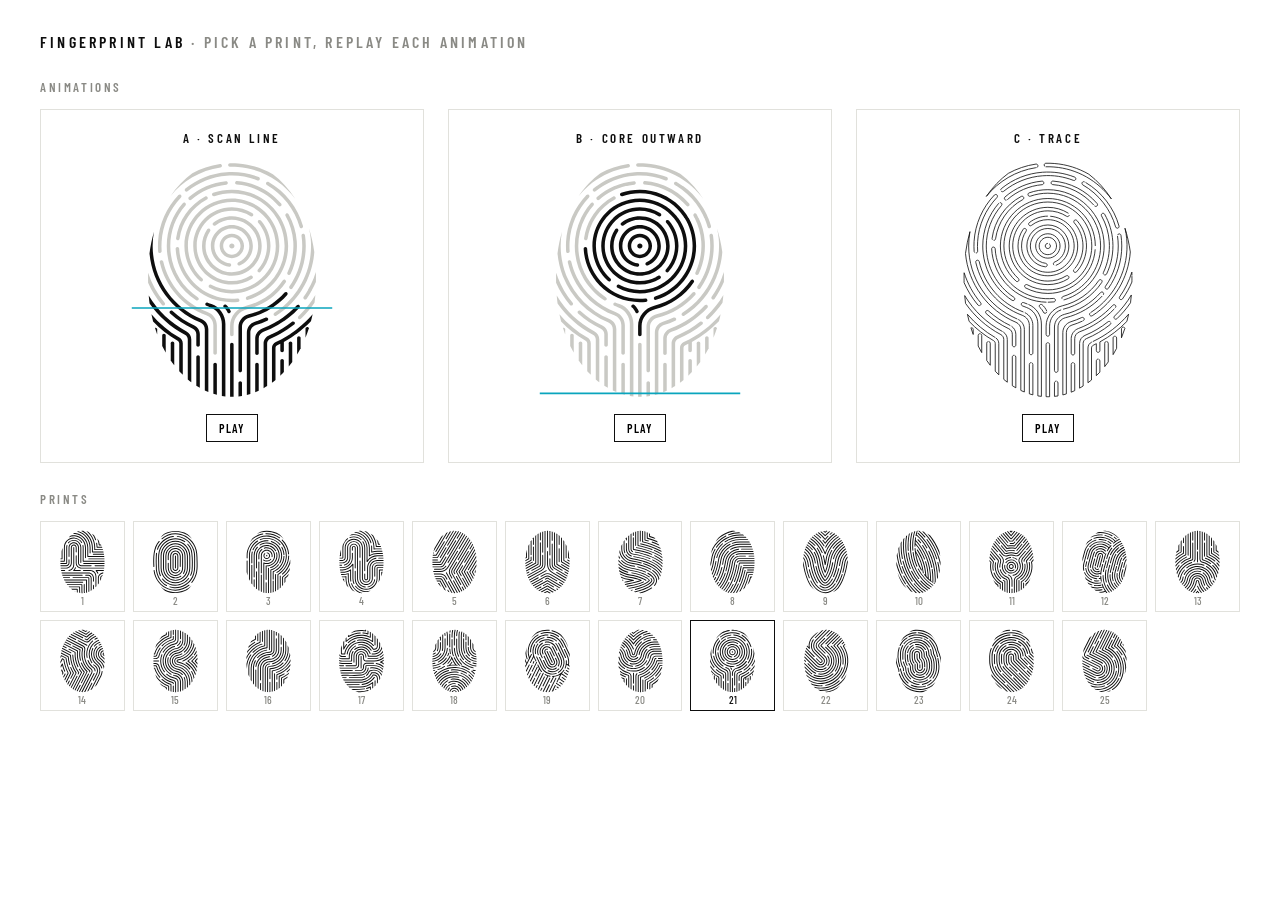
<file: tools/fingerprint-lab.html>
<!doctype html>
<html lang="en">
<head>
<meta charset="UTF-8" />
<meta name="viewport" content="width=device-width, initial-scale=1.0" />
<title>Fingerprint Lab</title>
<!-- Dev tool only: compare the 25 prints in assets/fingerprints and three sign-in animations.
     Run the repo server and open http://localhost:8000/tools/fingerprint-lab.html -->
<link href="https://fonts.googleapis.com/css2?family=Barlow+Condensed:wght@500;600&family=Barlow:wght@400&display=swap" rel="stylesheet" />
<style>
  :root { --paper: #f5f5f2; --white: #fff; --ink: #0e0e0e; --soft: #8a8a85; --line: #e1e1dc; --grey: #c9c9c4; --cyan: #0aa5bd; --ease: cubic-bezier(.65, 0, .2, 1); }
  * { box-sizing: border-box; margin: 0; }
  body { background: var(--white); color: var(--ink); font: 400 14px var(--sans, 'Barlow', sans-serif); padding: 32px 40px; }
  h1, h2, label { font: 600 13px 'Barlow Condensed', sans-serif; letter-spacing: .2em; text-transform: uppercase; }
  h1 { font-size: 16px; } h2 { color: var(--soft); margin: 28px 0 14px; }
  .stage { display: grid; grid-template-columns: repeat(3, 1fr); gap: 24px; }
  .cell { border: 1px solid var(--line); padding: 20px; display: grid; justify-items: center; gap: 14px; }
  .cell svg { width: 180px; height: 240px; overflow: visible; }
  .cell button { font: 600 12px 'Barlow Condensed'; letter-spacing: .16em; text-transform: uppercase; padding: 6px 12px; border: 1px solid var(--ink); background: none; cursor: pointer; }
  .grid { display: grid; grid-template-columns: repeat(13, 1fr); gap: 8px; }
  .grid button { border: 1px solid var(--line); background: none; padding: 8px 4px 4px; cursor: pointer; display: grid; justify-items: center; font: 500 11px 'Barlow Condensed'; color: var(--soft); }
  .grid button.on { border-color: var(--ink); color: var(--ink); }
  .grid svg { width: 100%; height: 64px; }
  path { transition: fill .35s; }
  /* A: scan line sweeps up, ridges below it turn black */
  .A path { fill: var(--grey); }
  .A path.on { fill: var(--ink); }
  .A .line, .B .line { stroke: var(--cyan); stroke-width: .5; }
  /* B: ridges darken from the core outward, then a cyan wave on match */
  .B path { fill: var(--grey); }
  .B path.on { fill: var(--ink); }
  .B path.lit, .A path.lit, .C path.lit { fill: var(--cyan); }
  /* C: outlines trace in, then fill */
  .C path { fill: transparent; stroke: var(--ink); stroke-width: .25; stroke-dasharray: 1; stroke-dashoffset: 1; transition: stroke-dashoffset 1.4s var(--ease), fill .5s; }
  .C path.on { stroke-dashoffset: 0; }
  .C path.full { fill: var(--ink); }
</style>
</head>
<body>
<h1>Fingerprint lab <span style="color:var(--soft)">· pick a print, replay each animation</span></h1>
<h2>Animations</h2>
<div class="stage">
  <div class="cell"><label>A · Scan line</label><svg id="A" class="A"></svg><button data-play="A">Play</button></div>
  <div class="cell"><label>B · Core outward</label><svg id="B" class="B"></svg><button data-play="B">Play</button></div>
  <div class="cell"><label>C · Trace</label><svg id="C" class="C"></svg><button data-play="C">Play</button></div>
</div>
<h2>Prints</h2>
<div class="grid" id="grid"></div>
<script type="module">
const N = 25, cache = {};
const name = i => `print-${String(i).padStart(2, '0')}`;
async function load(i) {
  if (!cache[i]) cache[i] = await (await fetch(`../assets/fingerprints/${name(i)}.svg`)).text();
  return new DOMParser().parseFromString(cache[i], 'image/svg+xml').documentElement;
}
let pick = +(location.hash.slice(1) || 21);

// Put a print into a stage svg, and tag each ridge with its distance from the core (0..1) and height (0..1).
async function mount(id) {
  const src = await load(pick), svg = document.getElementById(id);
  svg.setAttribute('viewBox', src.getAttribute('viewBox'));
  svg.innerHTML = src.innerHTML;
  const [x, y, w, h] = src.getAttribute('viewBox').split(' ').map(Number);
  const cx = x + w / 2, cy = y + h * .45;
  const ps = [...svg.querySelectorAll('path')];
  ps.forEach(p => {
    const b = p.getBBox();
    p.dataset.d = Math.hypot((b.x + b.width / 2 - cx) / w, (b.y + b.height / 2 - cy) / h) * 1.6;
    p.dataset.y = 1 - (b.y + b.height / 2 - y) / h;
    if (id === 'C') p.setAttribute('pathLength', 1);
  });
  if (id !== 'C') svg.insertAdjacentHTML('beforeend', `<line class="line" x1="${x - 4}" x2="${x + w + 4}" y1="${y + h}" y2="${y + h}" opacity="0"/>`);
  return { svg, ps, x, y, w, h };
}
const wait = ms => new Promise(r => setTimeout(r, ms));

async function play(id) {
  const m = await mount(id);
  const t0 = performance.now(), dur = 1500;
  if (id === 'C') {
    await wait(50);
    m.ps.forEach(p => setTimeout(() => p.classList.add('on'), +p.dataset.d * 600));
    await wait(1900); m.ps.forEach(p => p.classList.add('full'));
    await wait(500); wave(m); return;
  }
  const line = m.svg.querySelector('.line'); line.setAttribute('opacity', 1);
  await new Promise(done => {
    (function tick(now) {
      const p = Math.min(1, (now - t0) / dur);
      if (id === 'A') {
        line.setAttribute('y1', m.y + m.h * (1 - p)); line.setAttribute('y2', m.y + m.h * (1 - p));
        m.ps.forEach(r => r.classList.toggle('on', +r.dataset.y < p));
      } else {
        const s = (Math.sin(now / 160) + 1) / 2; // line bounces while scanning
        line.setAttribute('y1', m.y + m.h * s); line.setAttribute('y2', m.y + m.h * s);
        m.ps.forEach(r => r.classList.toggle('on', +r.dataset.d < p * 1.05));
      }
      if (p < 1) requestAnimationFrame(tick); else done();
    })(t0);
  });
  line.setAttribute('opacity', 0);
  wave(m);
}
// Match: a cyan wave runs from the core outward, then settles back to black.
function wave(m) {
  m.ps.forEach(p => {
    setTimeout(() => p.classList.add('lit'), +p.dataset.d * 420);
    setTimeout(() => p.classList.remove('lit'), +p.dataset.d * 420 + 380);
  });
}

async function buildGrid() {
  const g = document.getElementById('grid');
  for (let i = 1; i <= N; i++) {
    const s = await load(i);
    const b = document.createElement('button');
    b.innerHTML = s.outerHTML + i; b.classList.toggle('on', i === pick);
    b.onclick = () => { pick = i; location.hash = i; [...g.children].forEach(x => x.classList.toggle('on', x === b)); ['A', 'B', 'C'].forEach(play); };
    g.append(b);
  }
}
document.querySelectorAll('[data-play]').forEach(b => b.onclick = () => play(b.dataset.play));
await buildGrid();
['A', 'B', 'C'].forEach(play);
</script>
</body>
</html>
</file>
